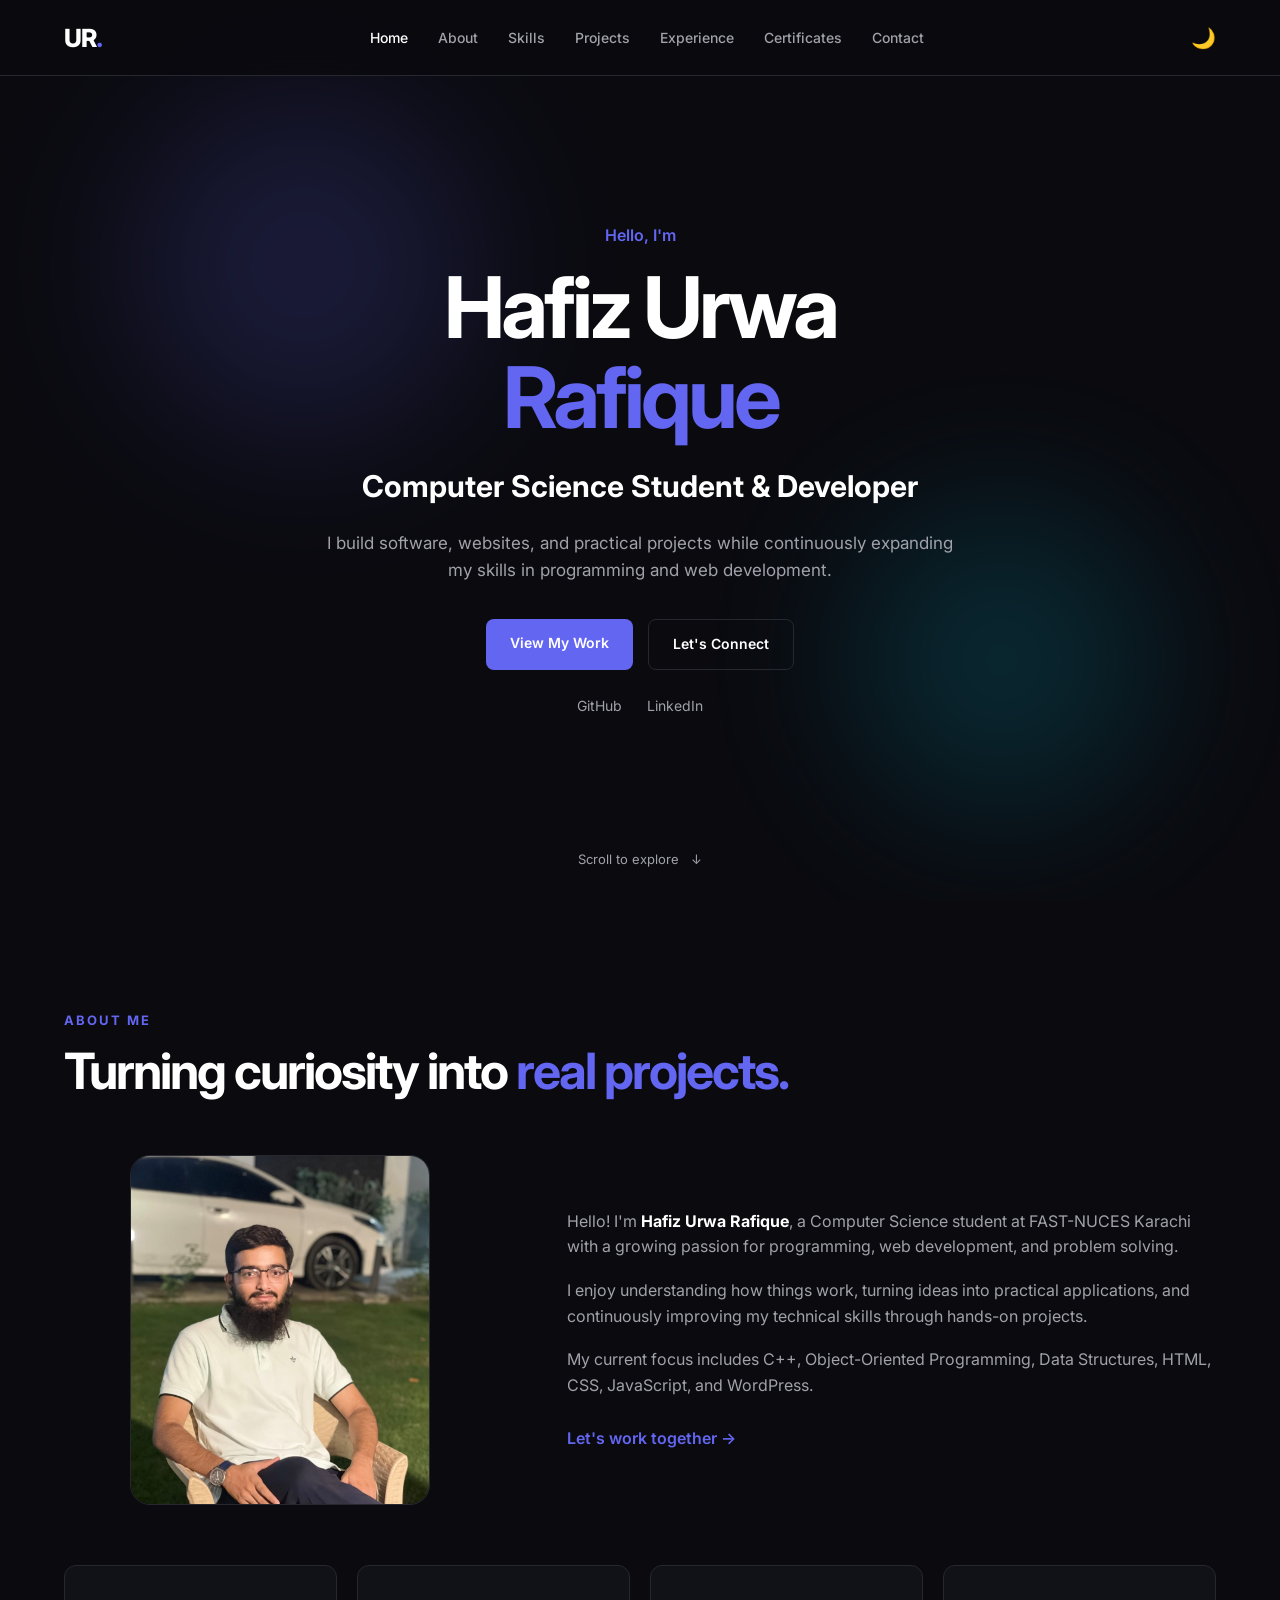
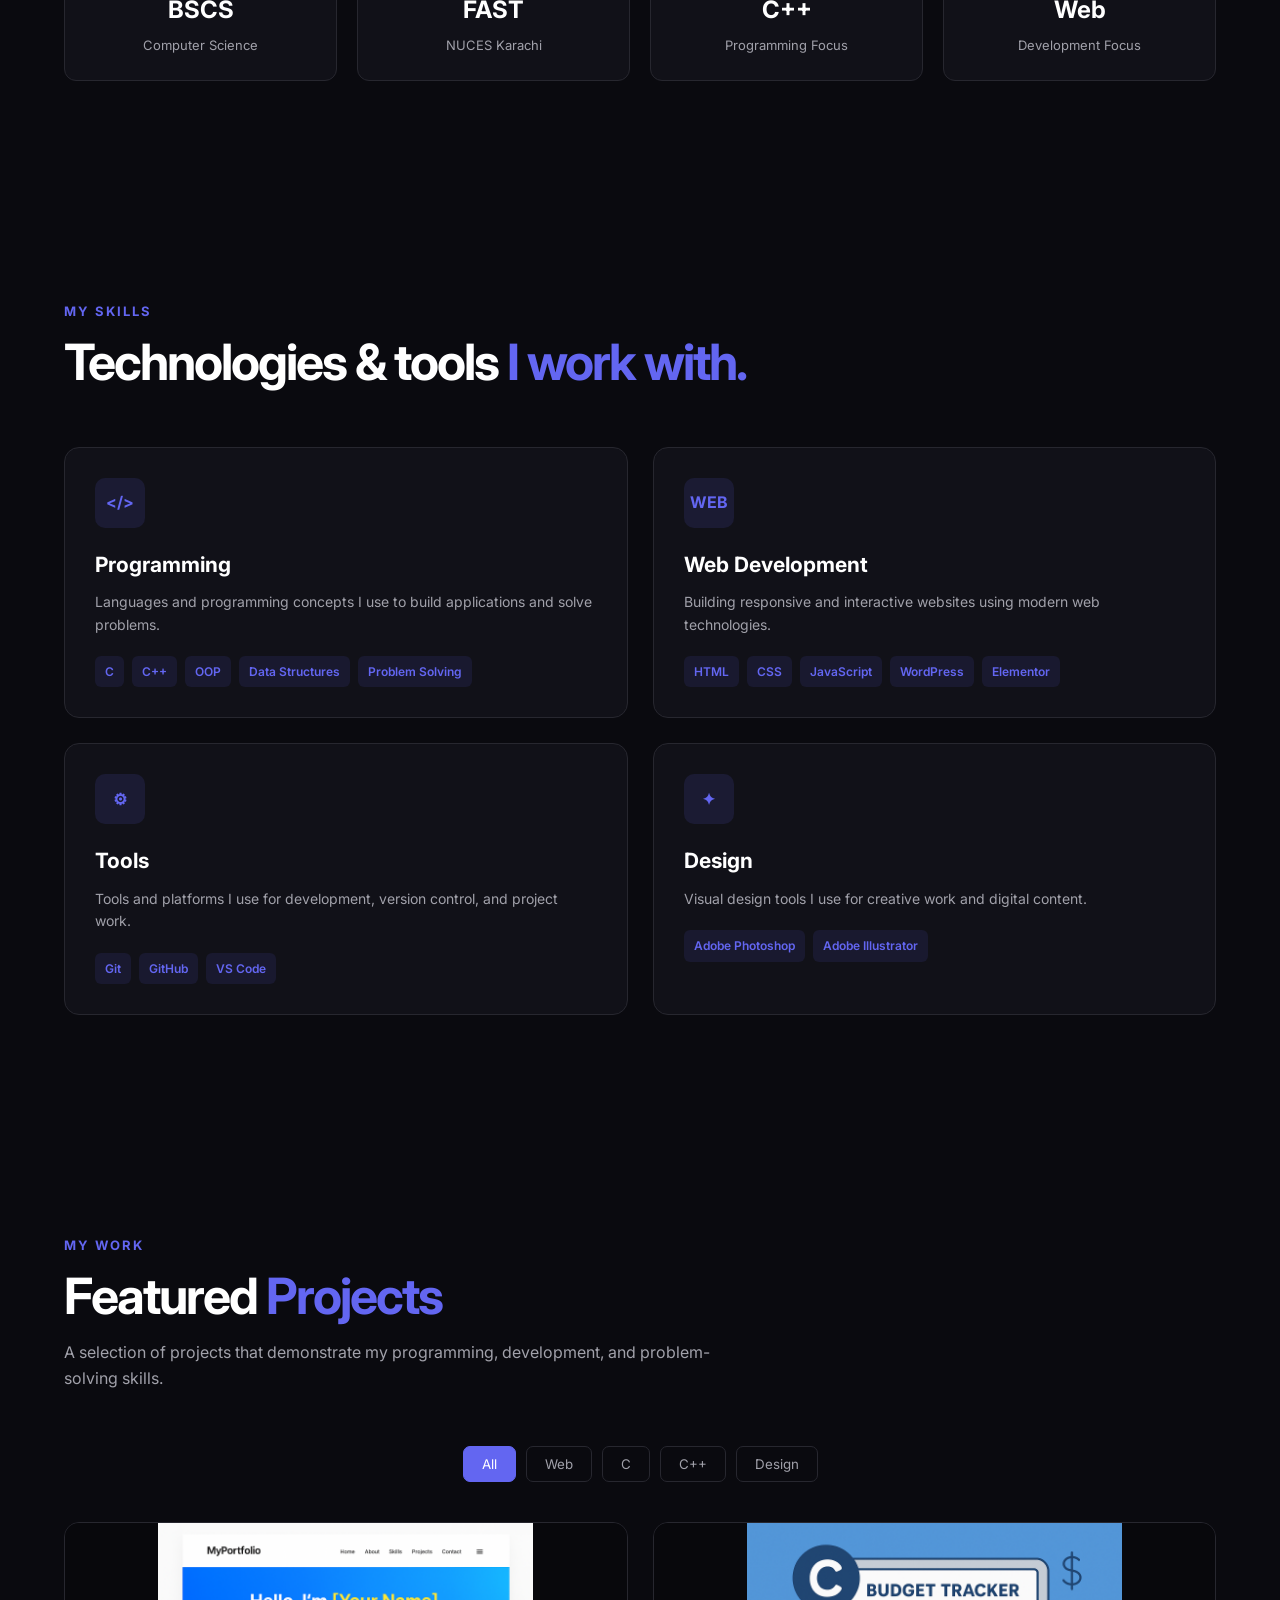
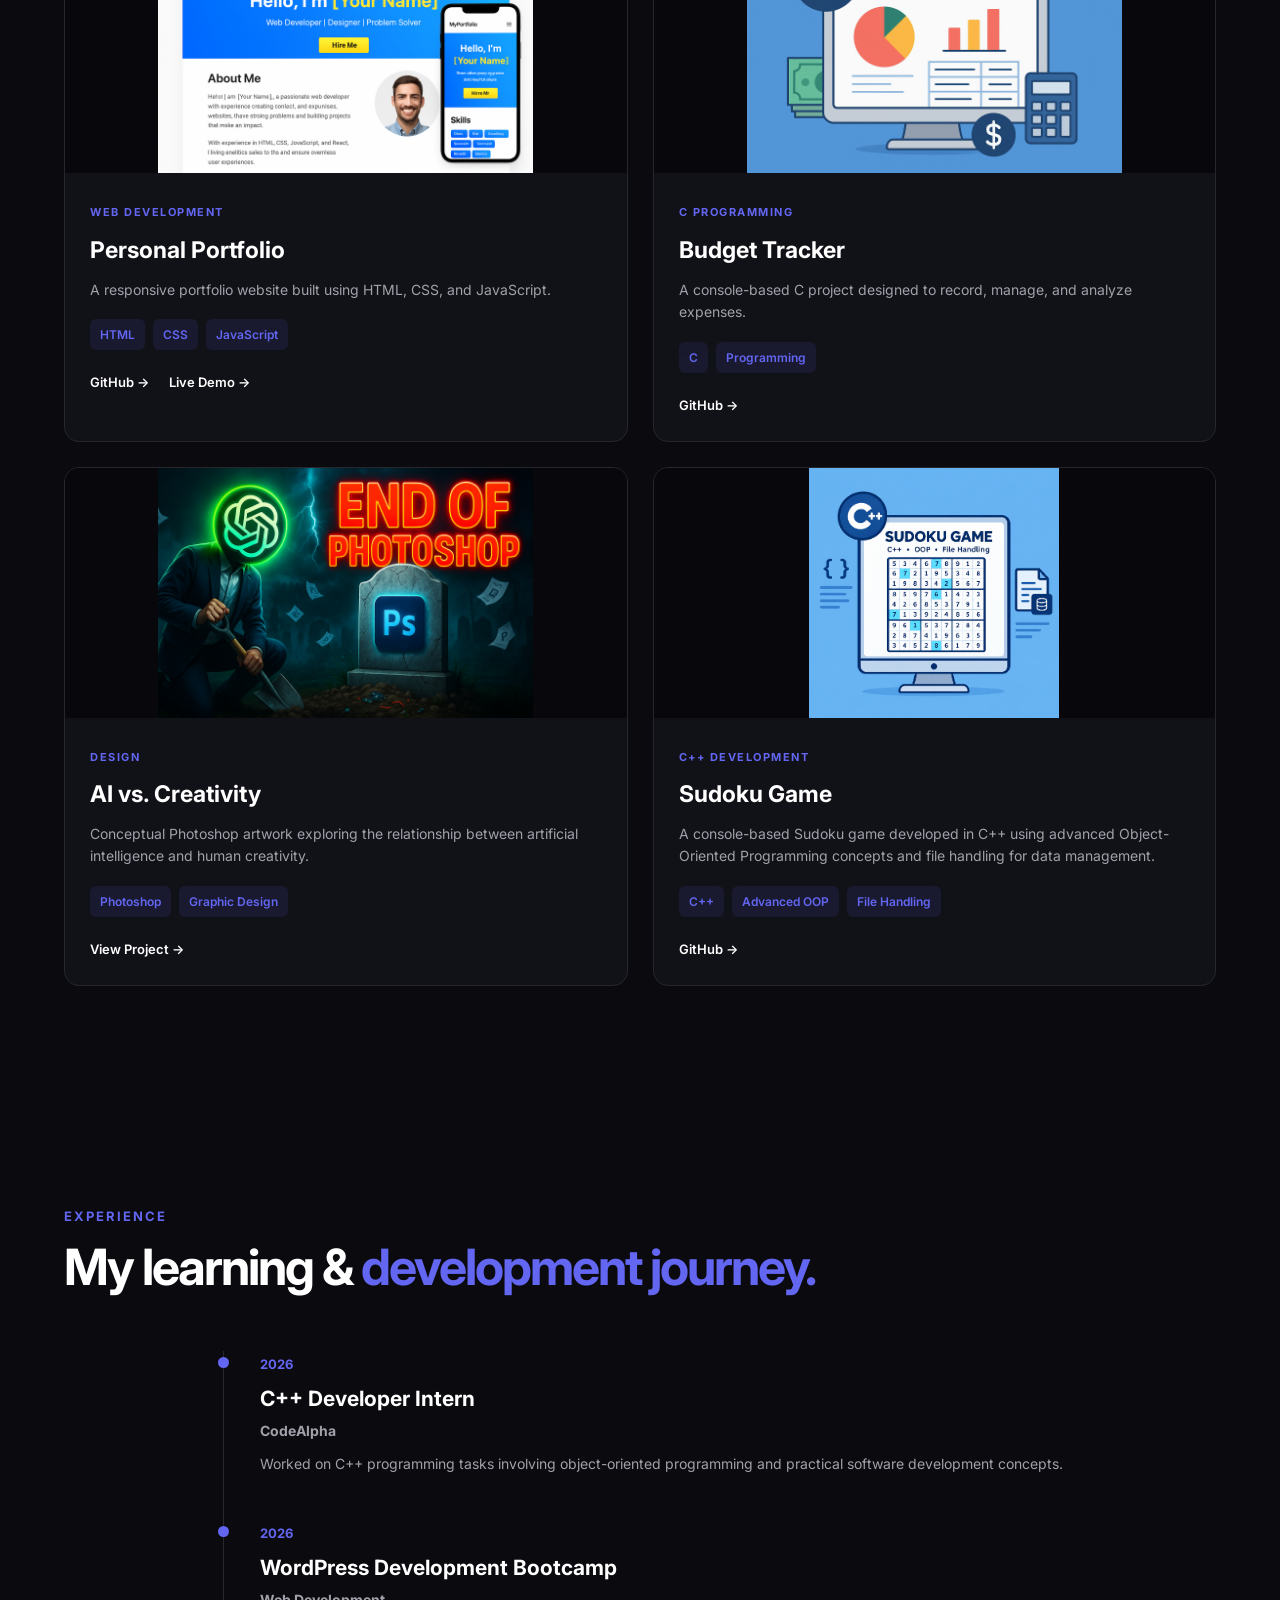
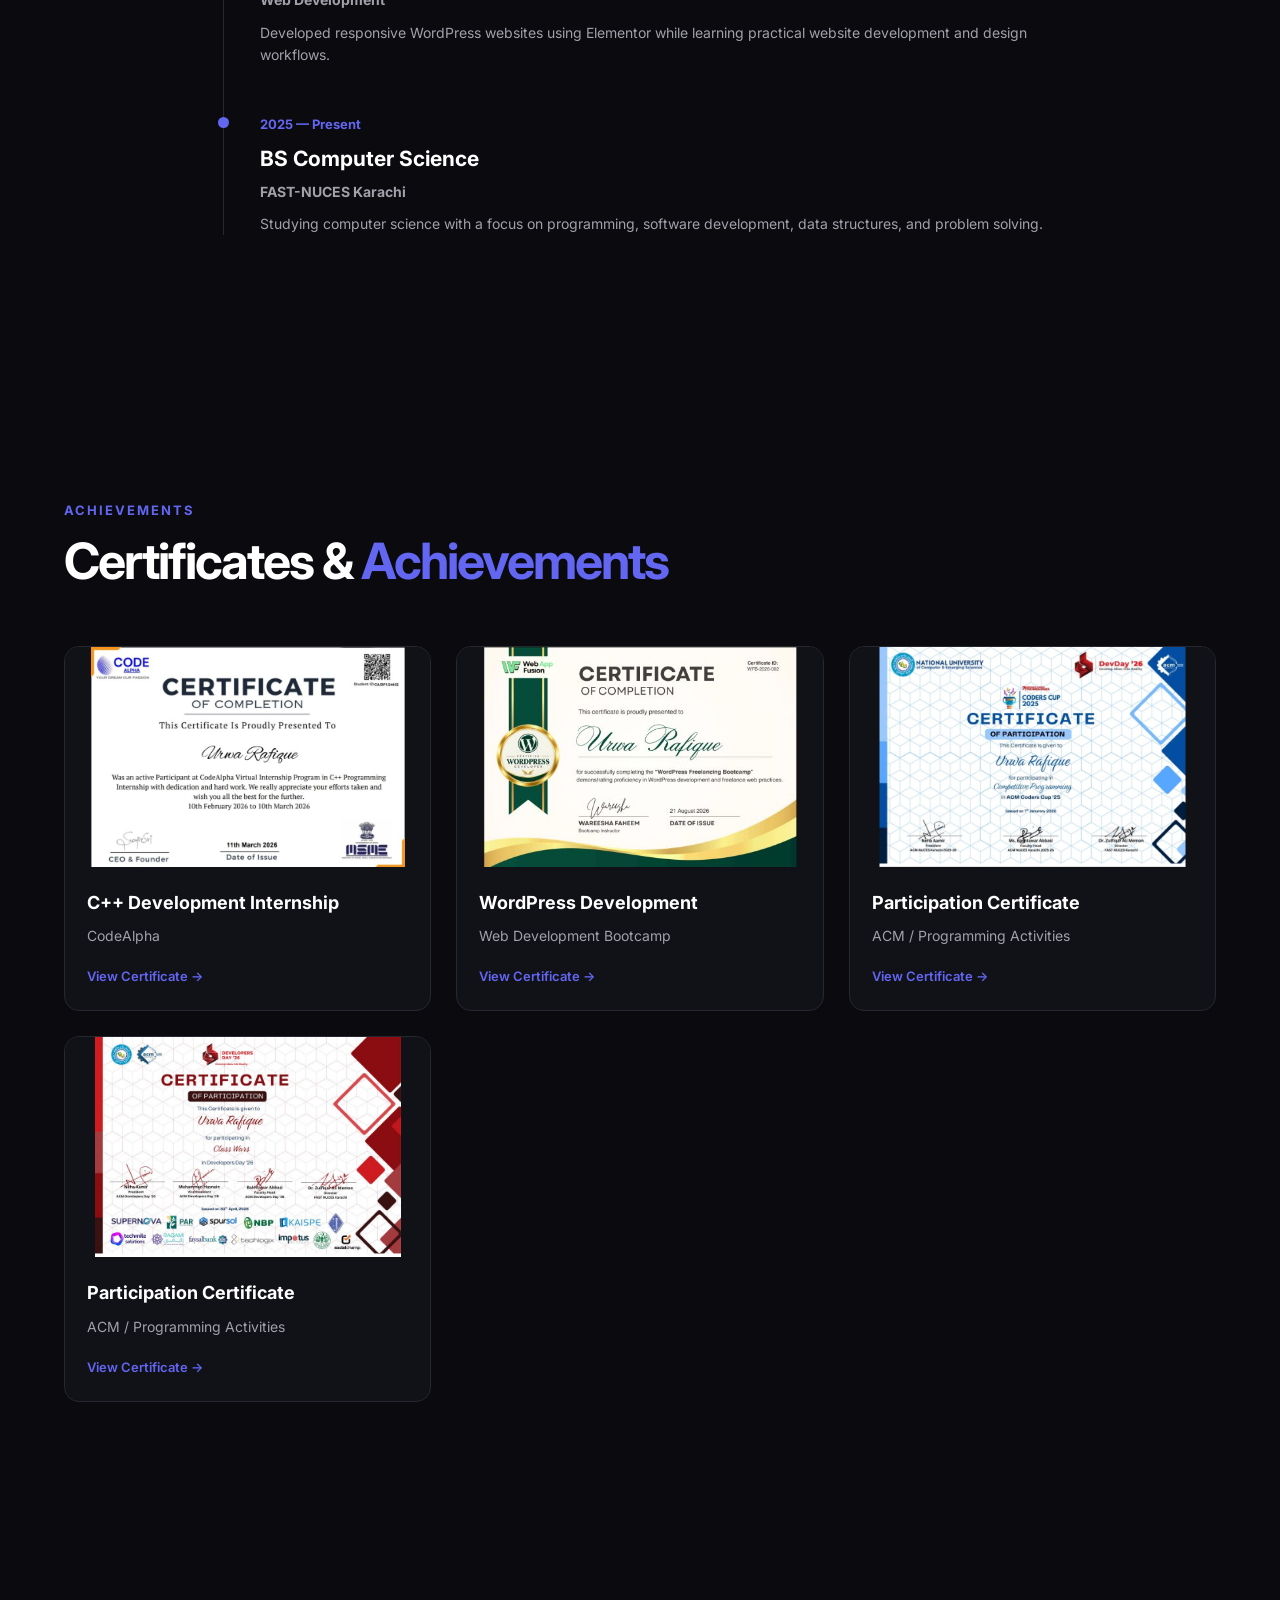
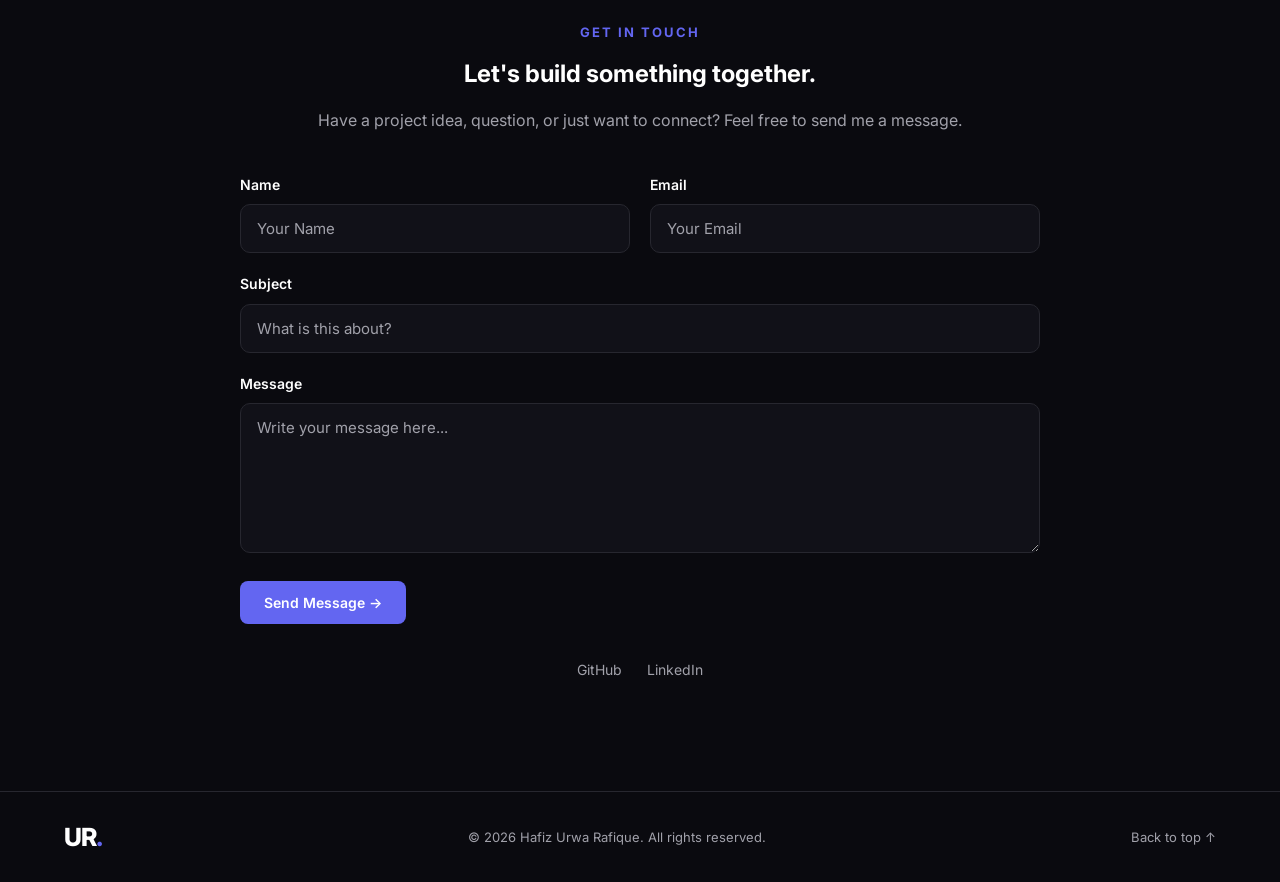
<file: index.html>
<!DOCTYPE html>

<html lang="en">

<head>
    <meta charset="UTF-8">
    <meta name="viewport" content="width=device-width, initial-scale=1.0">

    <meta name="description"
        content="Hafiz Urwa Rafique - Computer Science student, C++ developer, web developer, and problem solver.">

    <meta name="author" content="Hafiz Urwa Rafique">

    <title>Hafiz Urwa Rafique | Developer Portfolio</title>

    <link rel="stylesheet" href="style.css">

    <link
        href="https://fonts.googleapis.com/css2?family=Inter:wght@400;500;600;700;800&display=swap"
        rel="stylesheet">

</head>

<body>

<header id="header">

    <nav class="navbar">

        <a href="#home" class="logo">
            UR<span>.</span>
        </a>

        <ul class="nav-links">

            <li>
                <a href="#home" class="nav-link active">Home</a>
            </li>

            <li>
                <a href="#about" class="nav-link">About</a>
            </li>

            <li>
                <a href="#skills" class="nav-link">Skills</a>
            </li>

            <li>
                <a href="#projects" class="nav-link">Projects</a>
            </li>

            <li>
                <a href="#experience" class="nav-link">Experience</a>
            </li>

            <li>
                <a href="#certificates" class="nav-link">Certificates</a>
            </li>

            <li>
                <a href="#contact" class="nav-link">Contact</a>
            </li>

        </ul>

        <div class="nav-actions">

            <button class="theme-toggle" id="theme-toggle" aria-label="Toggle dark mode">
                ◐
            </button>

            <div class="hamburger" id="hamburger">

                <span></span>
                <span></span>
                <span></span>

            </div>

        </div>

    </nav>

</header>


<main>

    <section id="home" class="hero">

        <div class="hero-background">

            <div class="hero-circle circle-one"></div>
            <div class="hero-circle circle-two"></div>

        </div>

        <div class="hero-content">

            <p class="hero-greeting">
                Hello, I'm
            </p>

            <h1>
                Hafiz Urwa
                <span>Rafique</span>
            </h1>

            <h2>
                Computer Science Student & Developer
            </h2>

            <p class="hero-description">
                I build software, websites, and practical projects while
                continuously expanding my skills in programming and web development.
            </p>

            <div class="hero-buttons">

                <a href="#projects" class="btn primary-btn">
                    View My Work
                </a>

                <a href="#contact" class="btn secondary-btn">
                    Let's Connect
                </a>

            </div>

            <div class="social-links">

                <a href="https://github.com/Urwa5618"
                    target="_blank"
                    rel="noopener noreferrer">
                    GitHub
                </a>

                <a href="https://www.linkedin.com/in/urwa-rafique-8a2082397">
                    LinkedIn
                </a>

            </div>

        </div>

        <a href="#about" class="scroll-down">
            <span>Scroll to explore</span>
            ↓
        </a>

    </section>


    <section id="about" class="section about-section">

        <div class="section-heading">

            <p class="section-label">
                ABOUT ME
            </p>

            <h2>
                Turning curiosity into
                <span>real projects.</span>
            </h2>

        </div>

        <div class="about-container">

            <div class="about-image">

                <div class="image-frame">

                    <img src="My pic.jpg"
                        alt="Hafiz Urwa Rafique">

                </div>

            </div>

            <div class="about-content">

                <p>
                    Hello! I'm <strong>Hafiz Urwa Rafique</strong>, a Computer Science
                    student at FAST-NUCES Karachi with a growing passion for
                    programming, web development, and problem solving.
                </p>

                <p>
                    I enjoy understanding how things work, turning ideas into
                    practical applications, and continuously improving my
                    technical skills through hands-on projects.
                </p>

                <p>
                    My current focus includes C++, Object-Oriented Programming,
                    Data Structures, HTML, CSS, JavaScript, and WordPress.
                </p>

                <a href="#contact" class="text-link">
                    Let's work together →
                </a>

            </div>

        </div>


        <div class="stats-container">

            <div class="stat-card">

                <h3>BSCS</h3>

                <p>Computer Science</p>

            </div>

            <div class="stat-card">

                <h3>FAST</h3>

                <p>NUCES Karachi</p>

            </div>

            <div class="stat-card">

                <h3>C++</h3>

                <p>Programming Focus</p>

            </div>

            <div class="stat-card">

                <h3>Web</h3>

                <p>Development Focus</p>

            </div>

        </div>

    </section>


    <section id="skills" class="section skills-section">

        <div class="section-heading">

            <p class="section-label">
                MY SKILLS
            </p>

            <h2>
                Technologies & tools
                <span>I work with.</span>
            </h2>

        </div>

        <div class="skills-grid">

            <div class="skill-category">

                <div class="skill-icon">
                    &lt;/&gt;
                </div>

                <h3>
                    Programming
                </h3>

                <p>
                    Languages and programming concepts I use to build
                    applications and solve problems.
                </p>

                <div class="skill-tags">

                    <span>C</span>
                    <span>C++</span>
                    <span>OOP</span>
                    <span>Data Structures</span>
                    <span>Problem Solving</span>

                </div>

            </div>


            <div class="skill-category">

                <div class="skill-icon">
                    WEB
                </div>

                <h3>
                    Web Development
                </h3>

                <p>
                    Building responsive and interactive websites
                    using modern web technologies.
                </p>

                <div class="skill-tags">

                    <span>HTML</span>
                    <span>CSS</span>
                    <span>JavaScript</span>
                    <span>WordPress</span>
                    <span>Elementor</span>

                </div>

            </div>


            <div class="skill-category">

                <div class="skill-icon">
                    ⚙
                </div>

                <h3>
                    Tools
                </h3>

                <p>
                    Tools and platforms I use for development,
                    version control, and project work.
                </p>

                <div class="skill-tags">

                    <span>Git</span>
                    <span>GitHub</span>
                    <span>VS Code</span>

                </div>

            </div>


            <div class="skill-category">

                <div class="skill-icon">
                    ✦
                </div>

                <h3>
                    Design
                </h3>

                <p>
                    Visual design tools I use for creative work
                    and digital content.
                </p>

                <div class="skill-tags">

                    <span>Adobe Photoshop</span>
                    <span>Adobe Illustrator</span>

                </div>

            </div>

        </div>

    </section>


    <section id="projects" class="section projects-section">

        <div class="section-heading">

            <p class="section-label">
                MY WORK
            </p>

            <h2>
                Featured
                <span>Projects</span>
            </h2>

            <p class="section-description">
                A selection of projects that demonstrate my programming,
                development, and problem-solving skills.
            </p>

        </div>

        <div class="project-filter">

            <button class="filter-btn active" data-filter="all">
                All
            </button>

            <button class="filter-btn" data-filter="web">
                Web
            </button>

            <button class="filter-btn" data-filter="c">
                C
            </button>

            <button class="filter-btn" data-filter="cpp">
                C++
            </button>

            <button class="filter-btn" data-filter="design">
                Design
            </button>

        </div>

        <div class="projects-container">

            <article class="project-card" data-category="web">

                <div class="project-image">

                    <img src="project one.png"
                        alt="Portfolio website project">

                </div>

                <div class="project-info">

                    <span class="project-category">
                        WEB DEVELOPMENT
                    </span>

                    <h3>
                        Personal Portfolio
                    </h3>

                    <p>
                        A responsive portfolio website built using
                        HTML, CSS, and JavaScript.
                    </p>

                    <div class="project-tech">

                        <span>HTML</span>
                        <span>CSS</span>
                        <span>JavaScript</span>

                    </div>

                    <div class="project-links">

                        <a href="https://github.com/Urwa5618/Portfolio" target="_blank">
                            GitHub →
                        </a>

                        <a href="https://urwarafique-portfolio.vercel.app"
                            target="_blank"
                            rel="noopener noreferrer">
                            Live Demo →
                        </a>

                    </div>

                </div>

            </article>


            <article class="project-card" data-category="c">

                <div class="project-image">

                    <img src="project two.png"
                        alt="Budget Tracker project">

                </div>

                <div class="project-info">

                    <span class="project-category">
                        C PROGRAMMING
                    </span>

                    <h3>
                        Budget Tracker
                    </h3>

                    <p>
                        A console-based C project designed to record,
                        manage, and analyze expenses.
                    </p>

                    <div class="project-tech">

                        <span>C</span>
                        <span>Programming</span>

                    </div>

                    <div class="project-links">

                        <a href="https://github.com/Urwa5618/Budget-Tracker" target="_blank">
                            GitHub →
                        </a>

                    </div>

                </div>

            </article>


            <article class="project-card" data-category="design">

                <div class="project-image">

                    <img src="End Of Photoshop.png"
                        alt="AI versus Creativity Photoshop artwork">

                </div>

                <div class="project-info">

                    <span class="project-category">
                        DESIGN
                    </span>

                    <h3>
                        AI vs. Creativity
                    </h3>

                    <p>
                        Conceptual Photoshop artwork exploring the
                        relationship between artificial intelligence
                        and human creativity.
                    </p>

                    <div class="project-tech">

                        <span>Photoshop</span>
                        <span>Graphic Design</span>

                    </div>

                    <div class="project-links">

                        <a href="End Of Photoshop.png" target="_blank">
                            View Project →
                        </a>

                    </div>

                </div>

            </article>


            <article class="project-card" data-category="cpp">

                <div class="project-image">

                    <img src="Sudoku Game.png"
                        alt="Sudoku Game C++ project">

                </div>

                <div class="project-info">

                    <span class="project-category">
                        C++ DEVELOPMENT
                    </span>

                    <h3>
                        Sudoku Game
                    </h3>

                    <p>
                        A console-based Sudoku game developed in C++
                        using advanced Object-Oriented Programming
                        concepts and file handling for data management.
                    </p>

                    <div class="project-tech">

                        <span>C++</span>
                        <span>Advanced OOP</span>
                        <span>File Handling</span>

                    </div>

                    <div class="project-links">

                        <a href="#" target="_blank">
                            GitHub →
                        </a>

                    </div>

                </div>

            </article>

        </div>

    </section>


    <section id="experience" class="section experience-section">

        <div class="section-heading">

            <p class="section-label">
                EXPERIENCE
            </p>

            <h2>
                My learning &
                <span>development journey.</span>
            </h2>

        </div>

        <div class="timeline">

            <div class="timeline-item">

                <div class="timeline-dot"></div>

                <div class="timeline-content">

                    <span class="timeline-date">
                        2026
                    </span>

                    <h3>
                        C++ Developer Intern
                    </h3>

                    <h4>
                        CodeAlpha
                    </h4>

                    <p>
                        Worked on C++ programming tasks involving
                        object-oriented programming and practical
                        software development concepts.
                    </p>

                </div>

            </div>


            <div class="timeline-item">

                <div class="timeline-dot"></div>

                <div class="timeline-content">

                    <span class="timeline-date">
                        2026
                    </span>

                    <h3>
                        WordPress Development Bootcamp
                    </h3>

                    <h4>
                        Web Development
                    </h4>

                    <p>
                        Developed responsive WordPress websites using
                        Elementor while learning practical website
                        development and design workflows.
                    </p>

                </div>

            </div>


            <div class="timeline-item">

                <div class="timeline-dot"></div>

                <div class="timeline-content">

                    <span class="timeline-date">
                        2025 — Present
                    </span>

                    <h3>
                        BS Computer Science
                    </h3>

                    <h4>
                        FAST-NUCES Karachi
                    </h4>

                    <p>
                        Studying computer science with a focus on
                        programming, software development, data
                        structures, and problem solving.
                    </p>

                </div>

            </div>

        </div>

    </section>


    <section id="certificates" class="section certificates-section">

        <div class="section-heading">

            <p class="section-label">
                ACHIEVEMENTS
            </p>

            <h2>
                Certificates &
                <span>Achievements</span>
            </h2>

        </div>

        <div class="certificates-container">

            <div class="certificate-card">

                <div class="certificate-image">

                <img src="CodeAlpha Certificate.png" alt="C++ Development Internship Certificate">

</div>

                <div class="certificate-info">

                    <h3>
                        C++ Development Internship
                    </h3>

                    <p>
                        CodeAlpha
                    </p>

                    <a href="CodeAlpha Certificate.png" target="_blank">
                        View Certificate →
                    </a>

                </div>

            </div>


            <div class="certificate-card">

                <div class="certificate-image">

    <img src="WordPress Certificate.png"
        alt="WordPress Development Certificate">

</div>

                <div class="certificate-info">

                    <h3>
                        WordPress Development
                    </h3>

                    <p>
                        Web Development Bootcamp
                    </p>

                    <a href="WordPress Certificate.png" target="_blank">
                        View Certificate →
                    </a>

                </div>

            </div>


            <div class="certificate-card">
                <div class="certificate-image">
    <img src="ACM Certificate.png"
        alt="ACM Competitive Programming Participation Certificate">
</div>
                <div class="certificate-info">

                    <h3>
                        Participation Certificate
                    </h3>

                    <p>
                        ACM / Programming Activities
                    </p>

                    <a href="ACM Certificate.png" target="_blank">
                        View Certificate →
                    </a>

                </div>

            </div>

            <div class="certificate-card">
                <div class="certificate-image">
    <img src="ACM Certificate CodersCup.png"
        alt="ACM Competitive Programming Participation Certificate">
</div>
                <div class="certificate-info">

                    <h3>
                        Participation Certificate
                    </h3>

                    <p>
                        ACM / Programming Activities
                    </p>

                    <a href="ACM Certificate CodersCup.png" target="_blank">
                        View Certificate →
                    </a>

                </div>

            </div>

        </div>

        

    </section>


    <section id="contact" class="section contact-section">

        <div class="contact-container">

            <p class="section-label">
                GET IN TOUCH
            </p>

            <h2>
                Let's build something
                <span>together.</span>
            </h2>

            <p>
                Have a project idea, question, or just want to connect?
                Feel free to send me a message.
            </p>


            <form class="contact-form" id="contact-form">

                <input type="hidden"
                    name="access_key"
                    value="521e0900-1fb8-4f1e-a5d3-4640dff838f9">

                <input type="hidden"
                    name="subject"
                    value="New Message from Portfolio">

                <input type="checkbox"
                    name="botcheck"
                    style="display: none;">


                <div class="form-row">

                    <div class="form-group">

                        <label for="name">
                            Name
                        </label>

                        <input
                            type="text"
                            id="name"
                            name="name"
                            placeholder="Your Name"
                            required>

                    </div>


                    <div class="form-group">

                        <label for="email">
                            Email
                        </label>

                        <input
                            type="email"
                            id="email"
                            name="email"
                            placeholder="Your Email"
                            required>

                    </div>

                </div>


                <div class="form-group">

                    <label for="subject">
                        Subject
                    </label>

                    <input
                        type="text"
                        id="subject"
                        name="message_subject"
                        placeholder="What is this about?"
                        required>

                </div>


                <div class="form-group">

                    <label for="message">
                        Message
                    </label>

                    <textarea
                        id="message"
                        name="message"
                        rows="6"
                        placeholder="Write your message here..."
                        required></textarea>

                </div>


                <button type="submit" class="btn primary-btn">
                    Send Message →
                </button>

            </form>


            <div class="contact-links">

                <a href="https://github.com/Urwa5618"
                    target="_blank"
                    rel="noopener noreferrer">
                    GitHub
                </a>

                <a href="https://www.linkedin.com/in/urwa-rafique-8a2082397"
                    target="_blank">
                    LinkedIn
                </a>

            </div>

        </div>

    </section>

</main>


<footer>

    <div class="footer-content">

        <a href="#home" class="logo">
            UR<span>.</span>
        </a>

        <p>
            © 2026 Hafiz Urwa Rafique. All rights reserved.
        </p>

        <a href="#home" class="back-to-top">
            Back to top ↑
        </a>

    </div>

</footer>


<script src="script.js"></script>

</body>

</html>
</file>
<file: style.css>
:root {
    --bg-color: #0a0a0f;
    --card-bg: #111118;
    --text-primary: #ffffff;
    --text-secondary: #a1a1aa;
    --accent-color: #6366f1;
    --accent-hover: #818cf8;
    --border-color: #27272f;
    --nav-bg: rgba(10, 10, 15, 0.85);
}

* {
    margin: 0;
    padding: 0;
    box-sizing: border-box;
}

html {
    scroll-behavior: smooth;
}

body {
    font-family: "Inter", sans-serif;
    background: var(--bg-color);
    color: var(--text-primary);
    line-height: 1.6;
    transition: 0.3s ease;
}

body.light-mode {
    --bg-color: #f7f7fb;
    --card-bg: #ffffff;
    --text-primary: #18181b;
    --text-secondary: #52525b;
    --accent-color: #4f46e5;
    --accent-hover: #4338ca;
    --border-color: #e4e4e7;
    --nav-bg: rgba(247, 247, 251, 0.9);
}

a {
    text-decoration: none;
    color: inherit;
}

button,
input,
textarea {
    font-family: inherit;
}

header {
    position: fixed;
    top: 0;
    left: 0;
    width: 100%;
    z-index: 1000;
    background: var(--nav-bg);
    backdrop-filter: blur(15px);
    border-bottom: 1px solid var(--border-color);
}

.navbar {
    width: 90%;
    max-width: 1200px;
    margin: auto;
    height: 75px;
    display: flex;
    align-items: center;
    justify-content: space-between;
}

.logo {
    font-size: 25px;
    font-weight: 800;
    letter-spacing: -1px;
}

.logo span {
    color: var(--accent-color);
}

.nav-links {
    list-style: none;
    display: flex;
    align-items: center;
    gap: 30px;
}

.nav-links a {
    color: var(--text-secondary);
    font-size: 14px;
    font-weight: 500;
    transition: 0.3s ease;
}

.nav-links a:hover,
.nav-links a.active {
    color: var(--text-primary);
}

.nav-actions {
    display: flex;
    align-items: center;
    gap: 18px;
}

.theme-toggle {
    border: none;
    background: transparent;
    color: var(--text-primary);
    font-size: 20px;
    cursor: pointer;
}

.hamburger {
    display: none;
    cursor: pointer;
}

.hamburger span {
    display: block;
    width: 25px;
    height: 2px;
    margin: 5px 0;
    background: var(--text-primary);
}

.hero {
    min-height: 100vh;
    position: relative;
    display: flex;
    align-items: center;
    justify-content: center;
    text-align: center;
    overflow: hidden;
    padding: 100px 20px 60px;
}

.hero-background {
    position: absolute;
    inset: 0;
    overflow: hidden;
    pointer-events: none;
}

.hero-circle {
    position: absolute;
    border-radius: 50%;
    filter: blur(80px);
    opacity: 0.18;
}

.circle-one {
    width: 350px;
    height: 350px;
    background: var(--accent-color);
    top: 10%;
    left: 10%;
}

.circle-two {
    width: 300px;
    height: 300px;
    background: #06b6d4;
    bottom: 10%;
    right: 10%;
}

.hero-content {
    position: relative;
    z-index: 2;
    max-width: 850px;
}

.hero-greeting {
    color: var(--accent-color);
    font-size: 16px;
    font-weight: 600;
    margin-bottom: 15px;
}

.hero h1 {
    font-size: clamp(45px, 8vw, 85px);
    line-height: 1.05;
    letter-spacing: -4px;
    margin-bottom: 20px;
}

.hero h1 span {
    display: block;
    color: var(--accent-color);
}

.hero h2 {
    font-size: clamp(20px, 3vw, 30px);
    margin-bottom: 20px;
}

.hero-description {
    max-width: 650px;
    margin: auto;
    color: var(--text-secondary);
    font-size: 17px;
}

.hero-buttons {
    display: flex;
    justify-content: center;
    gap: 15px;
    margin-top: 35px;
}

.btn {
    display: inline-block;
    padding: 13px 24px;
    border-radius: 8px;
    font-size: 14px;
    font-weight: 600;
    transition: 0.3s ease;
}

.primary-btn {
    background: var(--accent-color);
    color: #ffffff;
}

.primary-btn:hover {
    background: var(--accent-hover);
    transform: translateY(-2px);
}

.secondary-btn {
    border: 1px solid var(--border-color);
    color: var(--text-primary);
}

.secondary-btn:hover {
    border-color: var(--accent-color);
    color: var(--accent-color);
}

.social-links {
    display: flex;
    justify-content: center;
    gap: 25px;
    margin-top: 25px;
}

.social-links a {
    color: var(--text-secondary);
    font-size: 14px;
    transition: 0.3s ease;
}

.social-links a:hover {
    color: var(--accent-color);
}

.scroll-down {
    position: absolute;
    bottom: 30px;
    color: var(--text-secondary);
    font-size: 13px;
}

.scroll-down span {
    margin-right: 8px;
}

.section {
    width: 90%;
    max-width: 1200px;
    margin: auto;
    padding: 110px 0;
}

.section-heading {
    margin-bottom: 55px;
}

.section-label {
    color: var(--accent-color);
    font-size: 13px;
    font-weight: 700;
    letter-spacing: 2px;
    margin-bottom: 12px;
}

.section-heading h2 {
    font-size: clamp(32px, 5vw, 50px);
    line-height: 1.15;
    letter-spacing: -2px;
}

.section-heading h2 span {
    color: var(--accent-color);
}

.section-description {
    max-width: 650px;
    color: var(--text-secondary);
    margin-top: 15px;
}

.about-container {
    display: grid;
    grid-template-columns: 0.8fr 1.2fr;
    gap: 70px;
    align-items: center;
}

.about-image {
    display: flex;
    justify-content: center;
}

.image-frame {
    width: 300px;
    height: 350px;
    border-radius: 20px;
    overflow: hidden;
    border: 1px solid var(--border-color);
    background: var(--card-bg);
}

.image-frame img {
    width: 100%;
    height: 100%;
    object-fit: cover;
}

.about-content p {
    color: var(--text-secondary);
    margin-bottom: 18px;
}

.about-content strong {
    color: var(--text-primary);
}

.text-link {
    display: inline-block;
    margin-top: 10px;
    color: var(--accent-color);
    font-weight: 600;
}

.stats-container {
    display: grid;
    grid-template-columns: repeat(4, 1fr);
    gap: 20px;
    margin-top: 60px;
}

.stat-card {
    padding: 25px;
    background: var(--card-bg);
    border: 1px solid var(--border-color);
    border-radius: 12px;
    text-align: center;
}

.stat-card h3 {
    font-size: 24px;
    margin-bottom: 5px;
}

.stat-card p {
    color: var(--text-secondary);
    font-size: 13px;
}

.skills-grid {
    display: grid;
    grid-template-columns: repeat(2, 1fr);
    gap: 25px;
}

.skill-category {
    padding: 30px;
    background: var(--card-bg);
    border: 1px solid var(--border-color);
    border-radius: 15px;
    transition: 0.3s ease;
}

.skill-category:hover {
    transform: translateY(-5px);
    border-color: var(--accent-color);
}

.skill-icon {
    width: 50px;
    height: 50px;
    display: flex;
    align-items: center;
    justify-content: center;
    background: rgba(99, 102, 241, 0.12);
    color: var(--accent-color);
    border-radius: 10px;
    font-weight: 700;
    margin-bottom: 20px;
}

.skill-category h3 {
    font-size: 21px;
    margin-bottom: 10px;
}

.skill-category p {
    color: var(--text-secondary);
    font-size: 14px;
    margin-bottom: 20px;
}

.skill-tags,
.project-tech {
    display: flex;
    flex-wrap: wrap;
    gap: 8px;
}

.skill-tags span,
.project-tech span {
    padding: 6px 10px;
    border-radius: 6px;
    background: rgba(99, 102, 241, 0.1);
    color: var(--accent-color);
    font-size: 12px;
    font-weight: 600;
}

.project-filter {
    display: flex;
    flex-wrap: wrap;
    justify-content: center;
    gap: 10px;
    margin-bottom: 40px;
}

.filter-btn {
    padding: 9px 18px;
    border-radius: 7px;
    border: 1px solid var(--border-color);
    background: transparent;
    color: var(--text-secondary);
    cursor: pointer;
    transition: 0.3s ease;
}

.filter-btn:hover,
.filter-btn.active {
    background: var(--accent-color);
    border-color: var(--accent-color);
    color: #ffffff;
}

.projects-container {
    display: grid;
    grid-template-columns: repeat(2, 1fr);
    gap: 25px;
}

.project-card {
    background: var(--card-bg);
    border: 1px solid var(--border-color);
    border-radius: 15px;
    overflow: hidden;
    transition: 0.3s ease;
}

.project-card:hover {
    transform: translateY(-5px);
    border-color: var(--accent-color);
}

.project-image {
    width: 100%;
    height: 250px;
    background: #08080c;
    overflow: hidden;
}

.project-image img {
    width: 100%;
    height: 100%;
    object-fit: contain;
    object-position: center;
    display: block;
}

.project-info {
    padding: 25px;
}

.project-category {
    color: var(--accent-color);
    font-size: 11px;
    font-weight: 700;
    letter-spacing: 1.5px;
}

.project-info h3 {
    font-size: 23px;
    margin: 8px 0 10px;
}

.project-info p {
    color: var(--text-secondary);
    font-size: 14px;
    margin-bottom: 18px;
}

.project-links {
    display: flex;
    gap: 20px;
    margin-top: 22px;
}

.project-links a {
    color: var(--text-primary);
    font-size: 13px;
    font-weight: 600;
    transition: 0.3s ease;
}

.project-links a:hover {
    color: var(--accent-color);
}

.timeline {
    position: relative;
    max-width: 850px;
    margin: auto;
}

.timeline::before {
    content: "";
    position: absolute;
    left: 8px;
    top: 0;
    bottom: 0;
    width: 1px;
    background: var(--border-color);
}

.timeline-item {
    position: relative;
    padding-left: 45px;
    margin-bottom: 45px;
}

.timeline-dot {
    position: absolute;
    left: 3px;
    top: 6px;
    width: 11px;
    height: 11px;
    border-radius: 50%;
    background: var(--accent-color);
}

.timeline-date {
    color: var(--accent-color);
    font-size: 13px;
    font-weight: 700;
}

.timeline-content h3 {
    font-size: 21px;
    margin-top: 5px;
}

.timeline-content h4 {
    color: var(--text-secondary);
    font-size: 14px;
    margin: 5px 0 10px;
}

.timeline-content p {
    color: var(--text-secondary);
    font-size: 14px;
}

.certificates-container {
    display: grid;
    grid-template-columns: repeat(3, 1fr);
    gap: 25px;
}

.certificate-image {
    width: 100%;
    height: 220px;
    overflow: hidden;
    background: #111118;
}

.certificate-image img {
    width: 100%;
    height: 100%;
    object-fit: contain;
    object-position: center;
    display: block;
}

.certificate-card {
    background: var(--card-bg);
    border: 1px solid var(--border-color);
    border-radius: 15px;
    overflow: hidden;
}

.certificate-placeholder {
    height: 180px;
    display: flex;
    align-items: center;
    justify-content: center;
    background: #171720;
    color: var(--text-secondary);
    font-size: 14px;
    font-weight: 700;
    letter-spacing: 2px;
}

.certificate-info {
    padding: 22px;
}

.certificate-info h3 {
    font-size: 18px;
    margin-bottom: 8px;
}

.certificate-info p {
    color: var(--text-secondary);
    font-size: 14px;
    margin-bottom: 15px;
}

.certificate-info a {
    color: var(--accent-color);
    font-size: 13px;
    font-weight: 600;
}

.contact-section {
    text-align: center;
}

.contact-container {
    max-width: 850px;
    margin: auto;
}

.contact-container > p:not(.section-label) {
    color: var(--text-secondary);
    max-width: 650px;
    margin: 15px auto 0;
}

.contact-form {
    width: 100%;
    max-width: 800px;
    margin: 40px auto 0;
    text-align: left;
}

.form-row {
    display: grid;
    grid-template-columns: 1fr 1fr;
    gap: 20px;
}

.form-group {
    margin-bottom: 20px;
}

.form-group label {
    display: block;
    margin-bottom: 8px;
    font-size: 14px;
    font-weight: 600;
    color: var(--text-primary);
}

.form-group input,
.form-group textarea {
    width: 100%;
    padding: 14px 16px;
    border: 1px solid var(--border-color);
    border-radius: 10px;
    background: var(--card-bg);
    color: var(--text-primary);
    font-family: inherit;
    font-size: 15px;
    outline: none;
    transition: 0.3s ease;
}

.form-group input::placeholder,
.form-group textarea::placeholder {
    color: var(--text-secondary);
}

.form-group input:focus,
.form-group textarea:focus {
    border-color: var(--accent-color);
}

.form-group textarea {
    resize: vertical;
    min-height: 150px;
}

.contact-form .primary-btn {
    border: none;
    cursor: pointer;
}

.contact-links {
    display: flex;
    justify-content: center;
    gap: 25px;
    margin-top: 35px;
}

.contact-links a {
    color: var(--text-secondary);
    font-size: 14px;
    transition: 0.3s ease;
}

.contact-links a:hover {
    color: var(--accent-color);
}

footer {
    border-top: 1px solid var(--border-color);
    padding: 25px 0;
}

.footer-content {
    width: 90%;
    max-width: 1200px;
    margin: auto;
    display: flex;
    align-items: center;
    justify-content: space-between;
    gap: 20px;
}

.footer-content p {
    color: var(--text-secondary);
    font-size: 13px;
    text-align: center;
}

.back-to-top {
    color: var(--text-secondary);
    font-size: 13px;
}

.back-to-top:hover {
    color: var(--accent-color);
}

.section-heading,
.about-container,
.skill-category,
.project-card,
.timeline-item,
.certificate-card,
.contact-container {
    opacity: 0;
    transform: translateY(25px);
    transition: opacity 0.7s ease, transform 0.7s ease;
}

.show {
    opacity: 1;
    transform: translateY(0);
}

@media (max-width: 900px) {

    .nav-links {
        gap: 18px;
    }

    .about-container {
        grid-template-columns: 1fr;
        text-align: center;
    }

    .stats-container {
        grid-template-columns: repeat(2, 1fr);
    }

    .certificates-container {
        grid-template-columns: repeat(2, 1fr);
    }

}

@media (max-width: 768px) {

    .navbar {
        height: 70px;
    }

    .nav-links {
        position: absolute;
        top: 70px;
        left: 0;
        width: 100%;
        padding: 25px;
        flex-direction: column;
        gap: 20px;
        background: var(--nav-bg);
        border-bottom: 1px solid var(--border-color);
        transform: translateY(-150%);
        transition: 0.3s ease;
    }

    .nav-links.nav-active {
        transform: translateY(0);
    }

    .hamburger {
        display: block;
    }

    .hero h1 {
        letter-spacing: -2px;
    }

    .hero-buttons {
        flex-direction: column;
        align-items: center;
    }

    .skills-grid,
    .projects-container {
        grid-template-columns: 1fr;
    }

    .form-row {
        grid-template-columns: 1fr;
        gap: 0;
    }

    .contact-form {
        margin-top: 30px;
    }

    .certificates-container {
        grid-template-columns: 1fr;
    }

    .footer-content {
        flex-direction: column;
    }

}

@media (max-width: 500px) {

    .section {
        padding: 80px 0;
    }

    .stats-container {
        grid-template-columns: 1fr;
    }

    .project-image {
        height: 220px;
    }

    .image-frame {
        width: 260px;
        height: 310px;
    }

}
</file>
